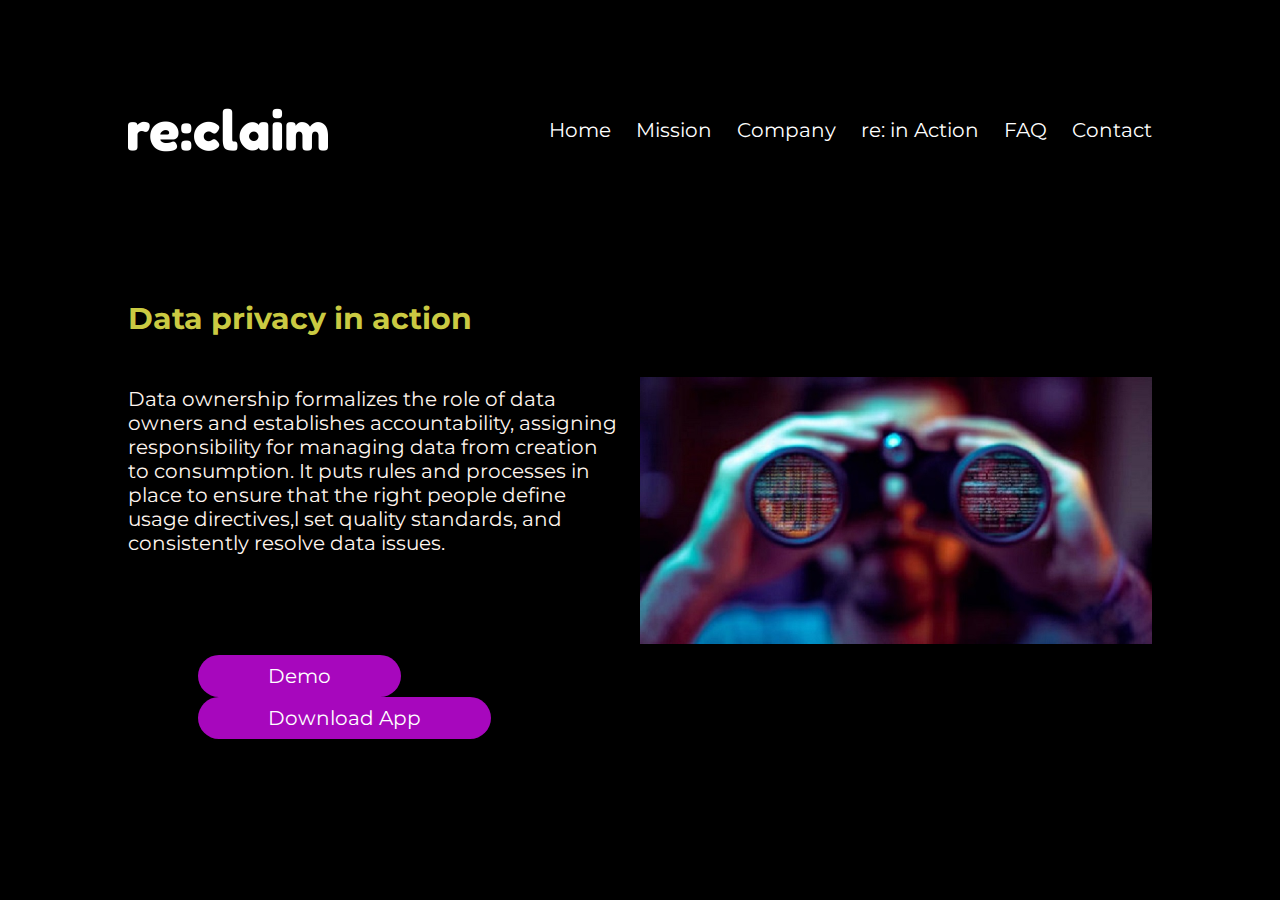
<file: index.html>
<!DOCTYPE html>
<html lang="en">

<head>
    <meta charset="UTF-8">
    <meta http-equiv="X-UA-Compatible" content="IE=edge">
    <meta name="viewport" content="width=device-width, initial-scale=1.0">
    <title>Re:claim</title>
    <link rel="stylesheet" href="./css/styles.css">
</head>

<body>
    <div class="container">
        <header>
            <img class="logo" src="./img/logo black background.png" alt="logo">
            <nav id="navigation">
                <ul class="nav_links">
                    <li><a href="index.html">Home</a> </li>
                    <li><a href="mission.html">Mission</a> </li>
                    <li><a href="company.html">Company</a> </li>
                    <li><a href="business.html">re: in Action</a> </li>
                    <li><a href="faq.html">FAQ</a> </li>
                    <li><a href="contact.html">Contact</a> </li>
                </ul>
            </nav>
        </header>

        <main>
            <div>
                <h2 class="first-title">Data privacy in action
                </h2>

                <div>
                    <div class="float-child">
                        <p id="temporary"> <span>Data ownership formalizes the role of data owners and establishes
                                accountability,
                                assigning
                                responsibility
                                for managing data from creation to consumption. It puts rules and processes in place to
                                ensure that
                                the
                                right people define usage directives,l set quality standards, and consistently resolve
                                data
                                issues.
                            </span> </p>
                        <div id="download-demo">
                            <a class="btn" href="x"><button>Demo</button></a>
                            <a class="btn" href="x"><button>Download App</button></a>
                        </div>
                    </div>

                    <div class="float-child">
                        <img src="./img/binoculars.jpg" alt="photo1">
                    </div>

                </div>

            </div>
        </main>
    </div>
</body>

</html>
</file>
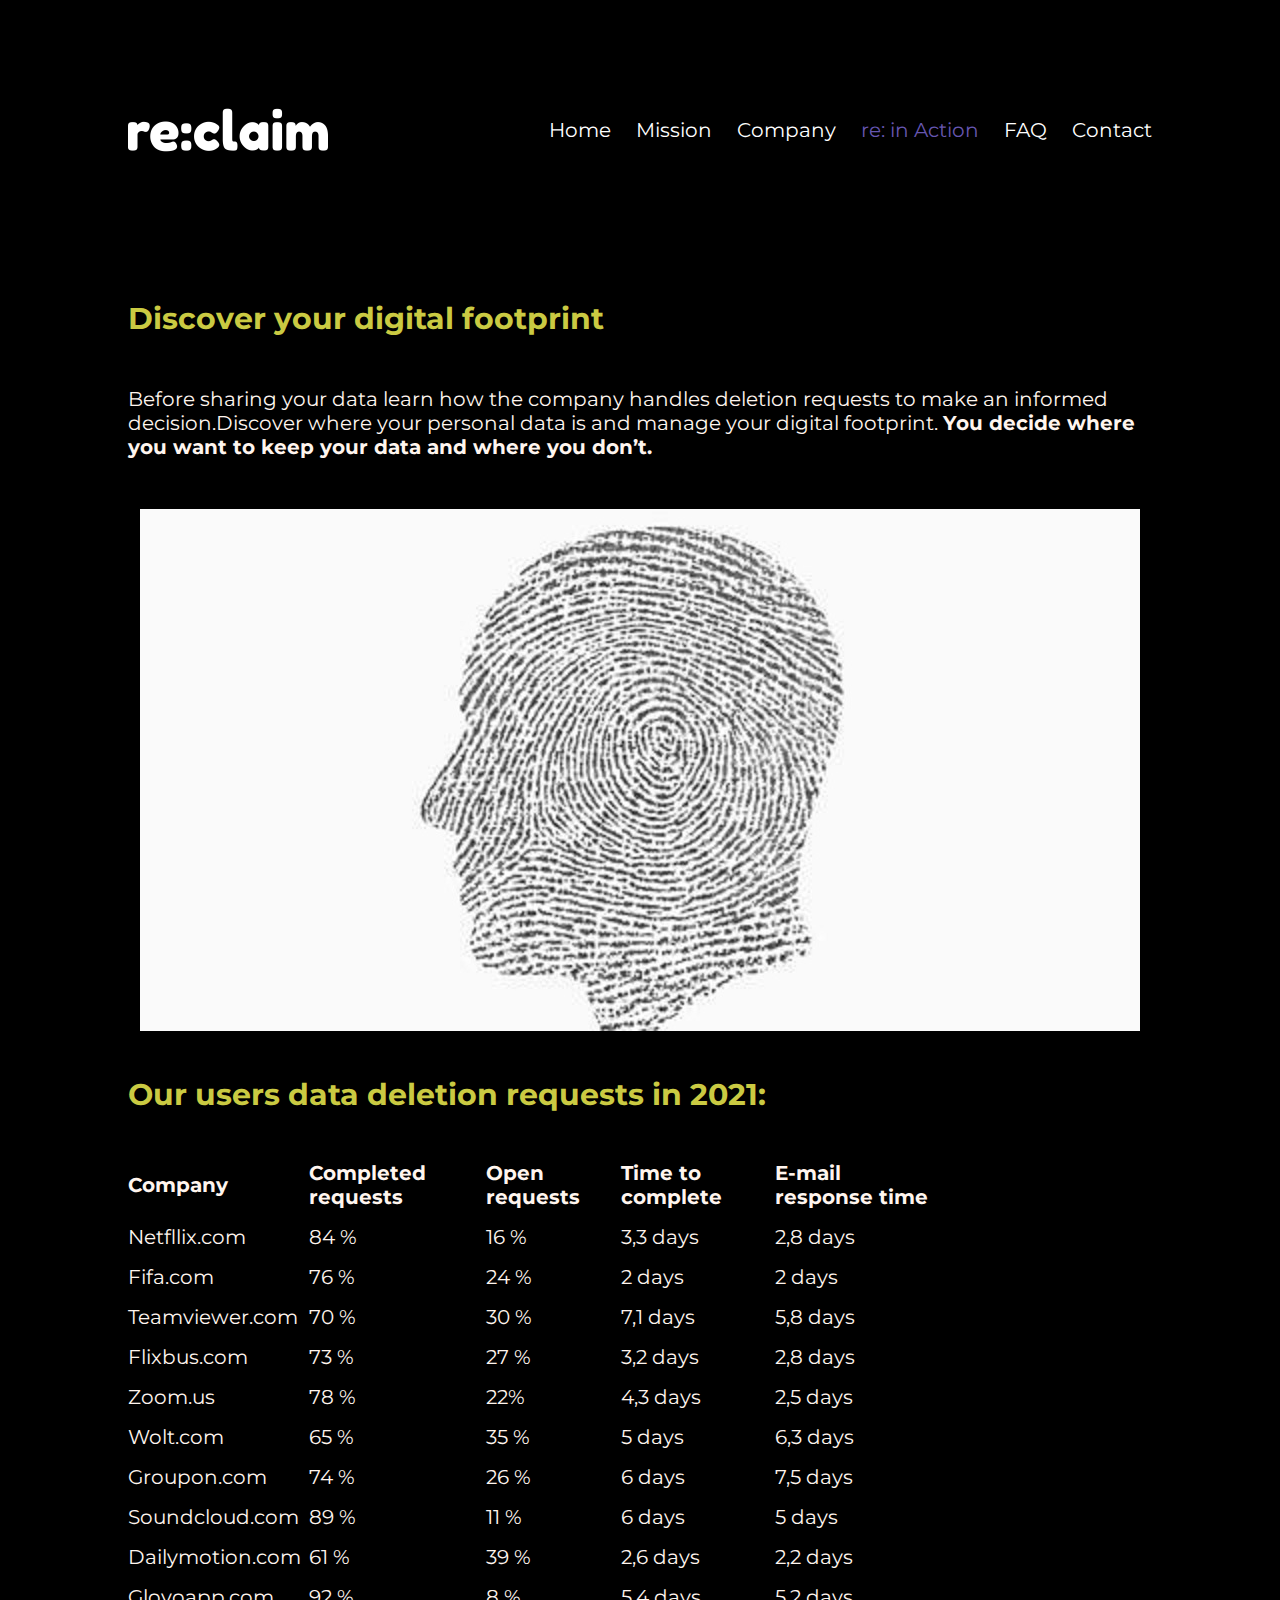
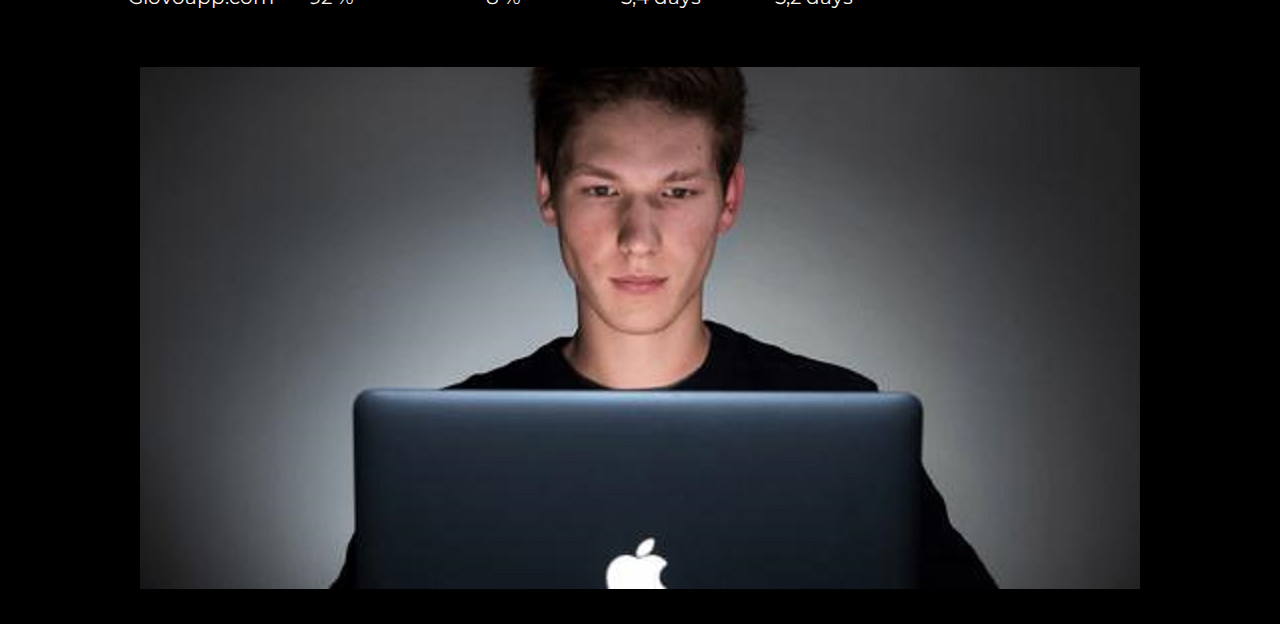
<file: business.html>
<!DOCTYPE html>
<html lang="en">

<head>
  <meta charset="UTF-8">
  <meta http-equiv="X-UA-Compatible" content="IE=edge">
  <meta name="viewport" content="width=device-width, initial-scale=1.0">
  <title>re:claim</title>
  <link rel="stylesheet" href="./css/styles.css">
</head>

<body>

  <div class="container">
    <header>
      <img class="logo" src="./img/logo black background.png" alt="logo">
      <nav>
        <ul class="nav_links">
          <li><a href="index.html">Home</a> </li>
          <li><a href="mission.html">Mission</a> </li>
          <li><a href="company.html">Company</a> </li>
          <li><a class="active" href="business.html">re: in Action</a> </li>
          <li><a href="faq.html">FAQ</a> </li>
          <li><a href="contact.html">Contact</a> </li>
        </ul>
      </nav>
    </header>
    <div>
      <h2 class="first-title">
        Discover your digital footprint
      </h2>
      <p><span>
          Before sharing your data learn how the company handles deletion requests to make an informed
          decision.Discover where your personal data is and manage your digital footprint.
          <strong> You decide where you want to keep your data and where you don’t.</strong></span></p>
      <div class="hr-portfolio">
        <div><img class="hr-images" src="./img/headprint.jpg" alt=""></div>


      </div>
    </div>
    <div>
      <h2>
        Our users data deletion requests in 2021:
      </h2>
    </div>
    <table id="mytable">
      <tr>
        <th>Company</th>
        <th>Completed requests</th>
        <th>Open requests</th>
        <th>Time to complete</th>
        <th>E-mail response time</th>
      </tr>
      <tr>
        <td>Netfllix.com</td>
        <td>84 %</td>
        <td>16 %</td>
        <td>3,3 days</td>
        <td>2,8 days</td>
      </tr>
      <tr>
        <td>Fifa.com</td>
        <td>76 %</td>
        <td>24 %</td>
        <td>2 days</td>
        <td>2 days</td>
      </tr>
      <tr>
        <td>Teamviewer.com</td>
        <td>70 %</td>
        <td>30 %</td>
        <td>7,1 days</td>
        <td>5,8 days</td>
      </tr>
      <tr>
        <td>Flixbus.com</td>
        <td>73 %</td>
        <td>27 %</td>
        <td>3,2 days</td>
        <td>2,8 days</td>
      </tr>
      <tr>
        <td>Zoom.us</td>
        <td>78 %</td>
        <td>22%</td>
        <td>4,3 days</td>
        <td>2,5 days</td>
      </tr>
      <tr>
        <td>Wolt.com</td>
        <td>65 %</td>
        <td>35 %</td>
        <td>5 days</td>
        <td>6,3 days</td>
      </tr>
      <tr>
        <td>Groupon.com</td>
        <td>74 %</td>
        <td>26 %</td>
        <td>6 days</td>
        <td>7,5 days</td>
      </tr>
      <tr>
        <td>Soundcloud.com</td>
        <td>89 %</td>
        <td>11 %</td>
        <td>6 days</td>
        <td>5 days</td>
      </tr>
      <tr>
        <td>Dailymotion.com</td>
        <td>61 %</td>
        <td>39 %</td>
        <td>2,6 days</td>
        <td>2,2 days</td>
      </tr>
      <tr>
        <td>Glovoapp.com</td>
        <td>92 %</td>
        <td>8 %</td>
        <td>5,4 days</td>
        <td>5,2 days</td>
      </tr>
    </table>
    <div class="hr-portfolio">
      <div><img class="hr-images" src="./img/macman.jpg" alt=""></div>


    </div>

  </div>
</body>
</file>
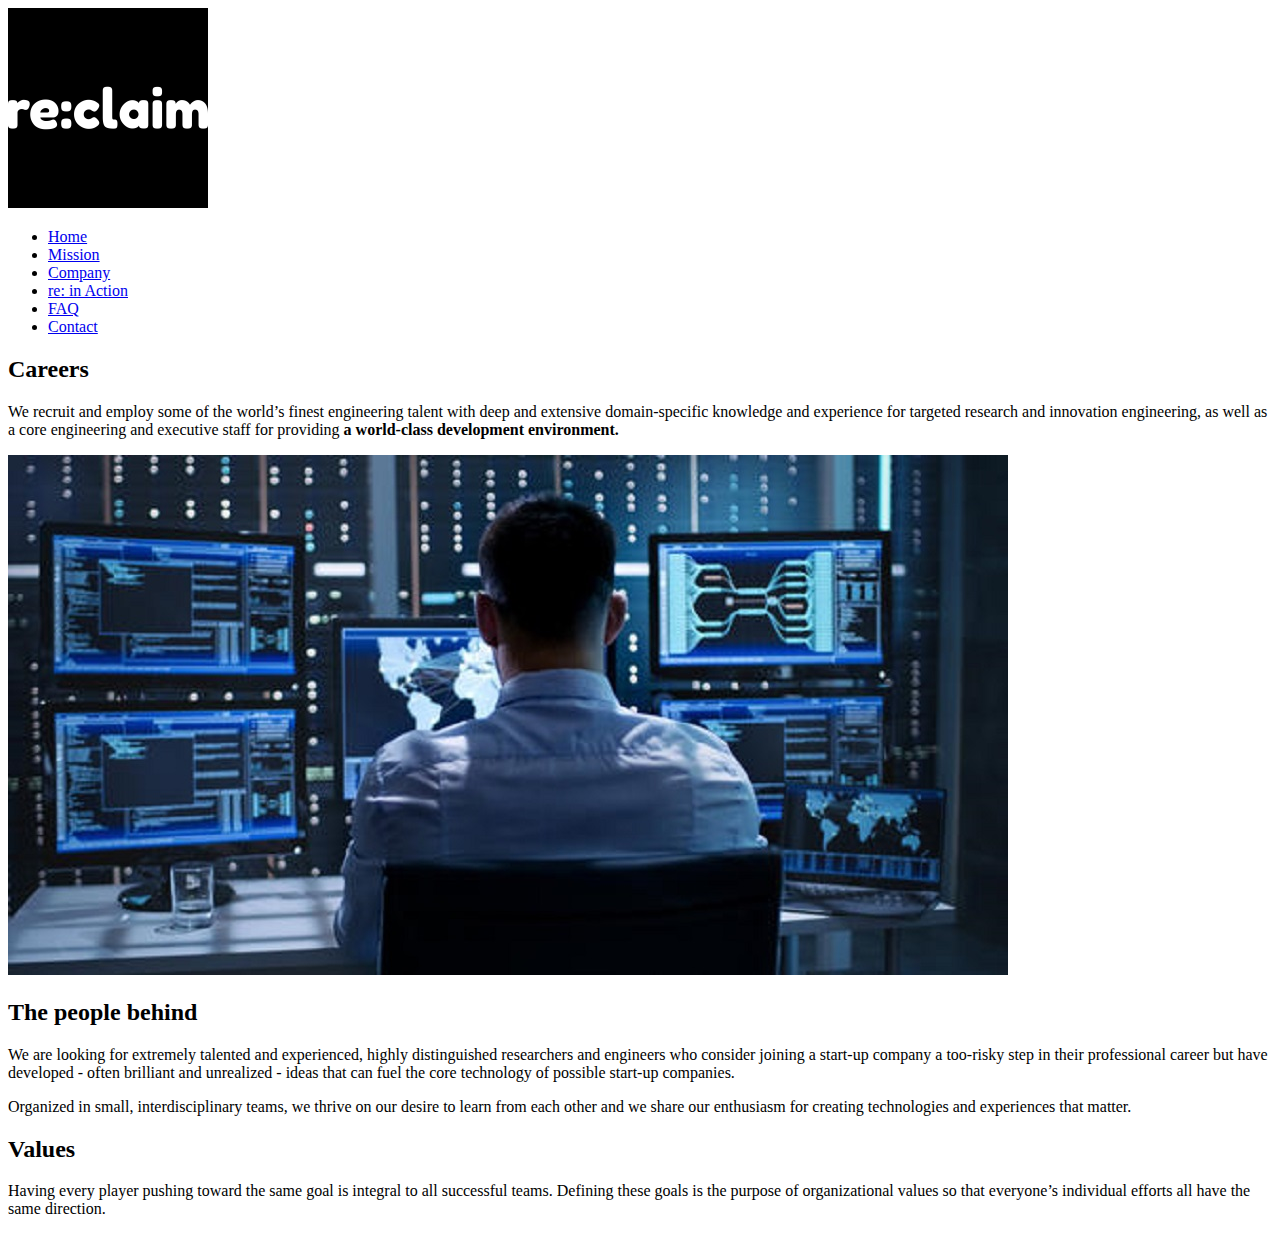
<file: company.html>
<!DOCTYPE html>
<html lang="en">

<head>
    <meta charset="UTF-8">
    <meta http-equiv="X-UA-Compatible" content="IE=edge">
    <meta name="viewport" content="width=device-width, initial-scale=1.0">
    <title>Re:claim</title>
    
</head>

<body>
    <div class="container">
        <header>
            <img class="logo" src="./img/logo black background.png" alt="logo">
            <nav>
                <ul class="nav_links">
                    <li><a href="index.html">Home</a> </li>
                    <li><a href="mission.html">Mission</a> </li>
                    <li><a class="active" href="company.html">Company</a> </li>
                    <li><a href="business.html">re: in Action</a> </li>
                    <li><a href="faq.html">FAQ</a> </li>
                    <li><a href="contact.html">Contact</a> </li>
                </ul>
            </nav>
        </header>
        <main>

            <div>
                <h2 class="first-title">Careers
                </h2>
                <p> <span> We recruit and employ some of the world’s finest engineering talent with deep and extensive
                        domain-specific
                        knowledge and experience for targeted research and innovation engineering, as well as a core
                        engineering and
                        executive staff for providing <strong>a world-class development environment.</strong></span>
                </p>
            </div>
            <div class="hr-portfolio">
                <div><img class="hr-images" src="./img/checkservers.jpg" alt=""></div>


            </div>
            <div>
                <h2>
                    The people behind
                </h2>
                <p> <span>We are looking for extremely talented and experienced, highly distinguished researchers and engineers who consider joining a start-up company a too-risky step in their professional career but have developed - often brilliant and unrealized - ideas that can fuel the core technology of possible start-up companies.
                    </span> </p>
                <p> <span>Organized in small, interdisciplinary teams, we thrive on our desire to learn from each other and we share our enthusiasm for creating technologies and experiences that matter.</span></p>
            </div>
            <div>
                <h2>
                    Values
                </h2>
                <p> <span>Having every player pushing toward the same goal is integral to all successful teams. Defining these goals is the purpose of organizational values so that everyone’s individual efforts all have the same direction.
                    </span> </p>
               <!--  <p> <span> Earum neque culpa sit ducimus voluptatem iste quaerat vitae veritatis ea? Repellat placeat
                        voluptate quae
                        voluptas totam non ipsam. Eaque quis veniam nemo facilis commodi harum quia ducimus. Cupiditate,
                        soluta!</p>
                <p>Corrupti veniam, ea sit quas, harum quaerat dolor, doloribus alias vel incidunt distinctio esse ut
                    nostrum quae
                    id a porro odit et quam nihil aperiam molestiae eos! Quos, quo qui.</span></p> -->
            </div>


    </div>
    </main>

</body>

</html>
</file>
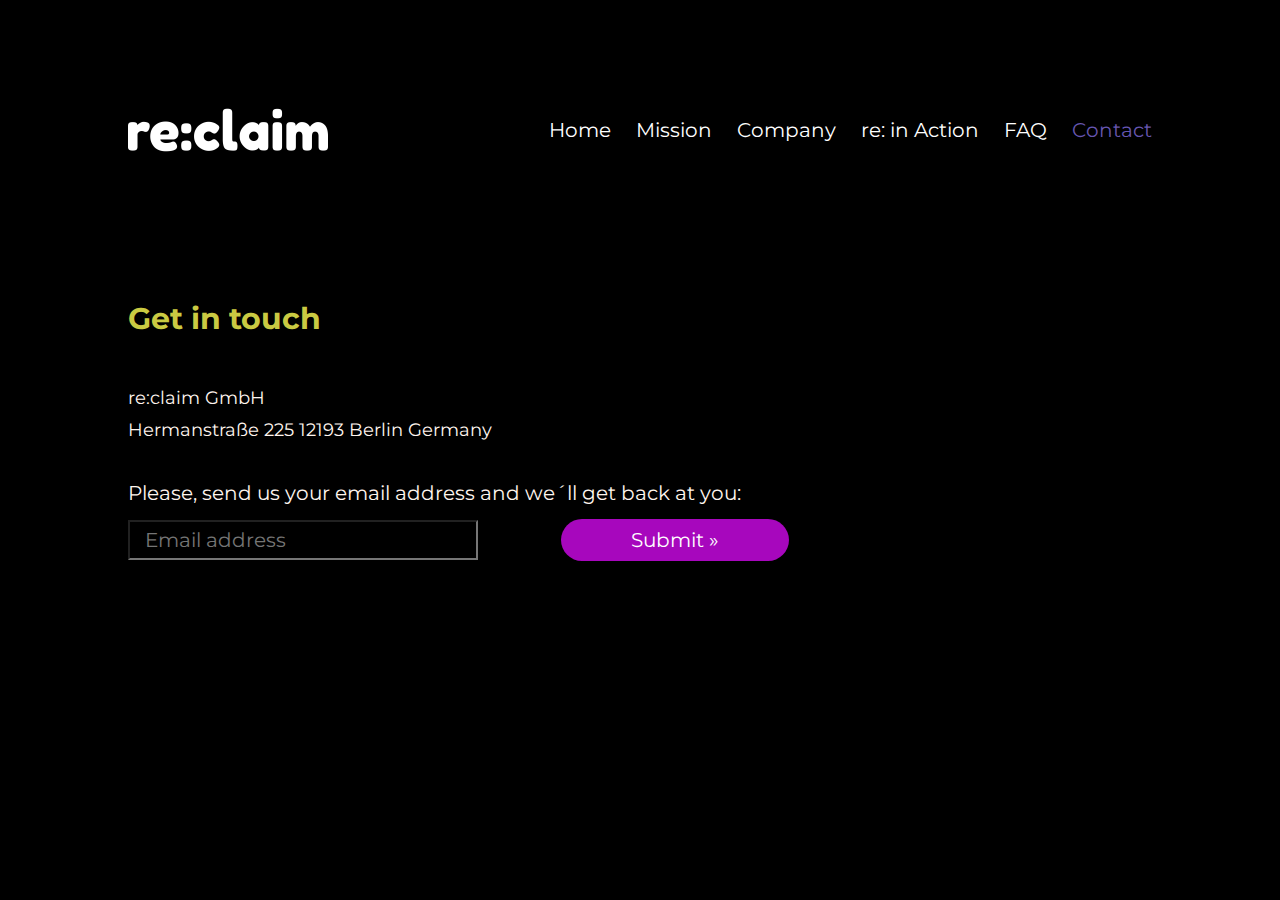
<file: contact.html>
<!DOCTYPE html>
<html lang="en">

<head>
    <meta charset="UTF-8">
    <meta http-equiv="X-UA-Compatible" content="IE=edge">
    <meta name="viewport" content="width=device-width, initial-scale=1.0">
    <title>re:claim</title>
    <link rel="stylesheet" href="./css/styles.css">
</head>

<body>
    <div class="container">
        <header>
            <img class="logo" src="./img/logo black background.png" alt="logo">
            <nav>
                <ul class="nav_links">
                    <li><a href="index.html">Home</a> </li>
                    <li><a href="mission.html">Mission</a> </li>
                    <li><a href="company.html">Company</a> </li>
                    <li><a href="business.html">re: in Action</a> </li>
                    <li><a href="faq.html">FAQ</a> </li>
                    <li><a class="active" href="contact.html">Contact</a> </li>
                </ul>
            </nav>



        </header>
        <main>

            <h2 class="first-title">Get in touch</h2>

            <p>re:claim GmbH</p>

            <p>Hermanstraße 225 12193 Berlin Germany</p>


            <!-- class="email" -->
            <div id="form">
                Please, send us your email address and we´ll get back at you:
                <form action="triggermail.php" method="post">
                    <input name="email" placeholder="Email address" required="" type="email" />
                    <button class="btn" type="submit">Submit »</button>
                </form>
            </div>

        </main>
    </div>
</body>

</html>
</file>
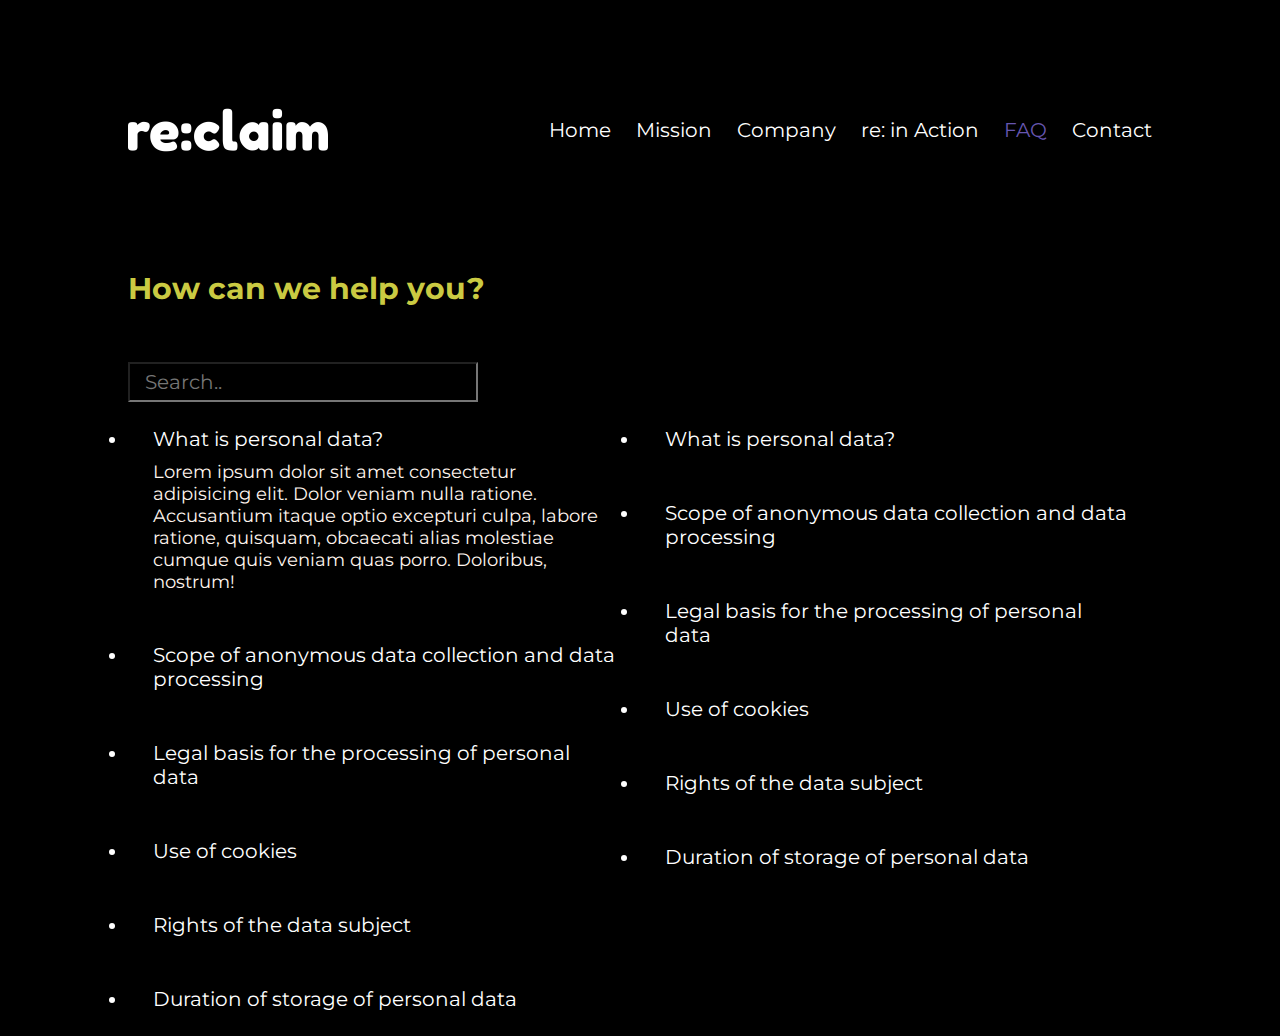
<file: faq.html>
<!DOCTYPE html>
<html lang="en">

<head>
    <meta charset="UTF-8">
    <meta http-equiv="X-UA-Compatible" content="IE=edge">
    <meta name="viewport" content="width=device-width, initial-scale=1.0">
    <title>re:claim</title>
    <link rel="stylesheet" href="./css/styles.css">
</head>

<body>
    <div class="container">
        <header>
            <img class="logo" src="./img/logo black background.png" alt="logo">
            <nav>
                <ul class="nav_links">
                    <li><a href="index.html">Home</a> </li>
                    <li><a href="mission.html">Mission</a> </li>
                    <li><a href="company.html">Company</a> </li>
                    <li><a href="business.html">re: in Action</a> </li>
                    <li><a class="active" href="faq.html">FAQ</a> </li>
                    <li><a href="contact.html">Contact</a> </li>
                </ul>
            </nav>



        </header>
        <div class="topnav">
            <div>
                <h2>
                    How can we help you?
                </h2>
            </div>
            <input type="text" placeholder="Search..">
        </div>
        <div class="float-child">
            <ul>

                <li class="faqlist">What is personal data?
                    <p>Lorem ipsum dolor sit amet consectetur adipisicing elit. Dolor veniam nulla ratione. Accusantium itaque optio excepturi culpa, labore ratione, quisquam, obcaecati alias molestiae cumque quis veniam quas porro. Doloribus, nostrum!</p>
                </li>
                <li class="faqlist">Scope of anonymous data collection and data processing</li>
                <li class="faqlist">Legal basis for the processing of personal data</li>
                <li class="faqlist">Use of cookies</li>
                <li class="faqlist">Rights of the data subject</li>
                <li class="faqlist">Duration of storage of personal data</li>


            </ul>
        </div>
        <div class="float-child">
            <ul>
                <li class="faqlist">What is personal data?</li>
                <li class="faqlist">Scope of anonymous data collection and data processing</li>
                <li class="faqlist">Legal basis for the processing of personal data</li>
                <li class="faqlist">Use of cookies</li>
                <li class="faqlist">Rights of the data subject</li>
                <li class="faqlist">Duration of storage of personal data</li>


            </ul>
        </div>
    </div>
</body>
</file>
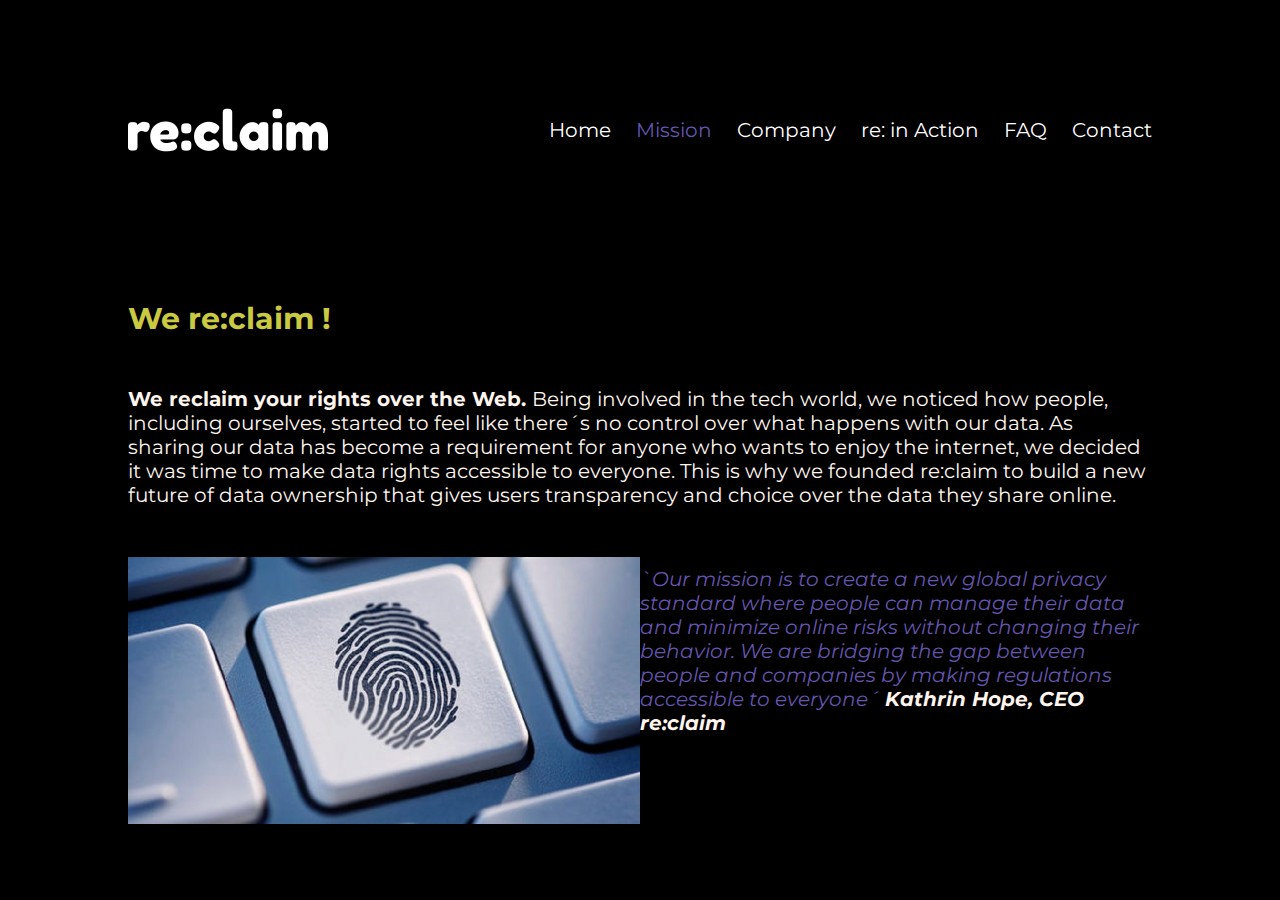
<file: mission.html>
<!DOCTYPE html>
<html lang="en">

<head>
    <meta charset="UTF-8">
    <meta http-equiv="X-UA-Compatible" content="IE=edge">
    <meta name="viewport" content="width=device-width, initial-scale=1.0">
    <title>re:claim</title>
    <link rel="stylesheet" href="./css/styles.css">
</head>

<body>
    <div class="container">
        <header>
            <img class="logo" src="./img/logo black background.png" alt="logo">
            <nav>
                <ul class="nav_links">
                    <li><a href="index.html">Home</a> </li>
                    <li><a class="active" href="mission.html">Mission</a> </li>
                    <li><a href="company.html">Company</a> </li>
                    <li><a href="business.html">re: in Action</a> </li>
                    <li><a href="faq.html">FAQ</a> </li>
                    <li><a href="contact.html">Contact</a> </li>
                </ul>
            </nav>



        </header>
        <h2 class="first-title">We re:claim !</h2>
        <p><span>
                <b>We reclaim your rights over the Web. </b> Being involved in the tech world, we noticed how people,
                including
                ourselves, started to feel like there´s no control over what happens with our data. As sharing our data
                has
                become a requirement for anyone who wants to enjoy the internet, we decided it was time to make data
                rights
                accessible to everyone. This is why we founded re:claim to build a new future of data ownership that
                gives users
                transparency and choice over the data they share online.
            </span></p>
        <div>
            <div class="missioncolumn">
                <p><span>
                        <i id="statement">`Our mission is to create a new global privacy standard where people can
                            manage their data and minimize
                            online risks without changing their behavior. We are bridging the gap between people and
                            companies by making
                            regulations accessible to everyone´ <b> Kathrin Hope, CEO re:claim </b></i>
                    </span></p>
            </div>
            <div class="missioncolumn">
                <img src="./img/prinkey.jpg" alt="photo1">
            </div>
        </div>

        </p>
    </div>
</body>

</html>
</file>
<file: css/styles.css>
@import url("https://fonts.googleapis.com/css2?family=Montserrat:ital,wght@0,100;0,200;0,300;0,600;1,100;1,300;1,500&display=swap");
* {
  box-sizing: border-box;
  margin: 0;
  padding: 0;
  background-color: black;
  color: seashell;
  font-family: "Montserrat";
  font-size: 20px;
}

li,
a,
button {
  font-family: "Montserrat";
  font-weight: 300px;
  color: white;
  text-decoration: none;
}
/* HEADER */
header {
  display: flex;
  justify-content: flex-end;
  align-items: center;
}

.logo {
  cursor: pointer;
  margin-right: auto;
}
.nav_links {
  list-style: none;
}
.nav_links li {
  display: inline-block;
  padding: 0 20;
  margin-left: 20px;
}
.nav_links li a {
  transition: all 0.3s ease 0s;
}
.nav_links li a:hover {
  color: rgb(195, 136, 250);
}

button {
  padding: 9px 70px;
  background-color: rgb(167, 7, 189);
  border: none;
  border-radius: 50px;
  cursor: pointer;
  transition: all 0.3s ease 0s;
  margin-left: 70px;
}
button:hover {
  background-color: rgba(100, 23, 110, 0.5);
}


h2 {
  color: rgb(202, 202, 66);
  font-family: "Montserrat";
  font-size: 30px;
  padding-bottom: 40px;
  padding-top: 40px;
}

p {

padding-top: 10px;
  font-size: 18px;
}
img {
  /* size: 50%; */
  max-width: 100%;
  max-height: 100%;
}
/* MAIN CONTAINER */
.container {
  padding: 30px 10%;
}

input {
  width: 350px;
  height: 40px;
  margin-right: 0.5em;
  font-size: 100%;
  margin-top: 0.75em;
  margin-right: 0.375em;
  padding: 0.75em;
}

#form {
    padding-top: 40px;
}

.hr-portfolio {    
        display: flex; 
        flex-wrap: wrap; 
        justify-content: center;
}

.hr-images{
    padding-top: 50px;
}
    

table {
    border-collapse: collapse;
    width: 80%;
  
  }
  
  td, th {
    border: 1px solid #dddddd;
    text-align: left;
    padding-right: 8px;
    padding-top: 8px;
    padding-bottom: 8px;
    border:0px solid transparent;
    /* padding-left: 20px; */
  } 
  #mytable {
padding: 0px;
  }
  
.topspace {
  padding-top: 60px;
}
.first-title {
  padding-top: 70px;
}

.float-child {
  width: 50%;
  float: left;
  /* padding: 20px;  */
}  
/* #navigation{
  position: fixed;
  top: 30px;
} */
.active {
  color: rgba(150, 126, 255, 0.7);
}
footer {
  text-align: center;
  padding: 3px;
  background-color: DarkSalmon;
  color: white;
}
.faqlist {
  padding: 25px;
}
#download-demo {
  padding-top: 100px;
  padding-right: 30px;
}
#temporary {
  padding-right: 20px;

}
#statement {
  color: rgba(150, 126, 255, 0.7);
  text-align: left;
 /*  padding-top: 18px;
  padding: left 25px; */

}
.missioncolumn {
  width: 50%;
  float: right;
  padding-top: 50px;
}
</file>
